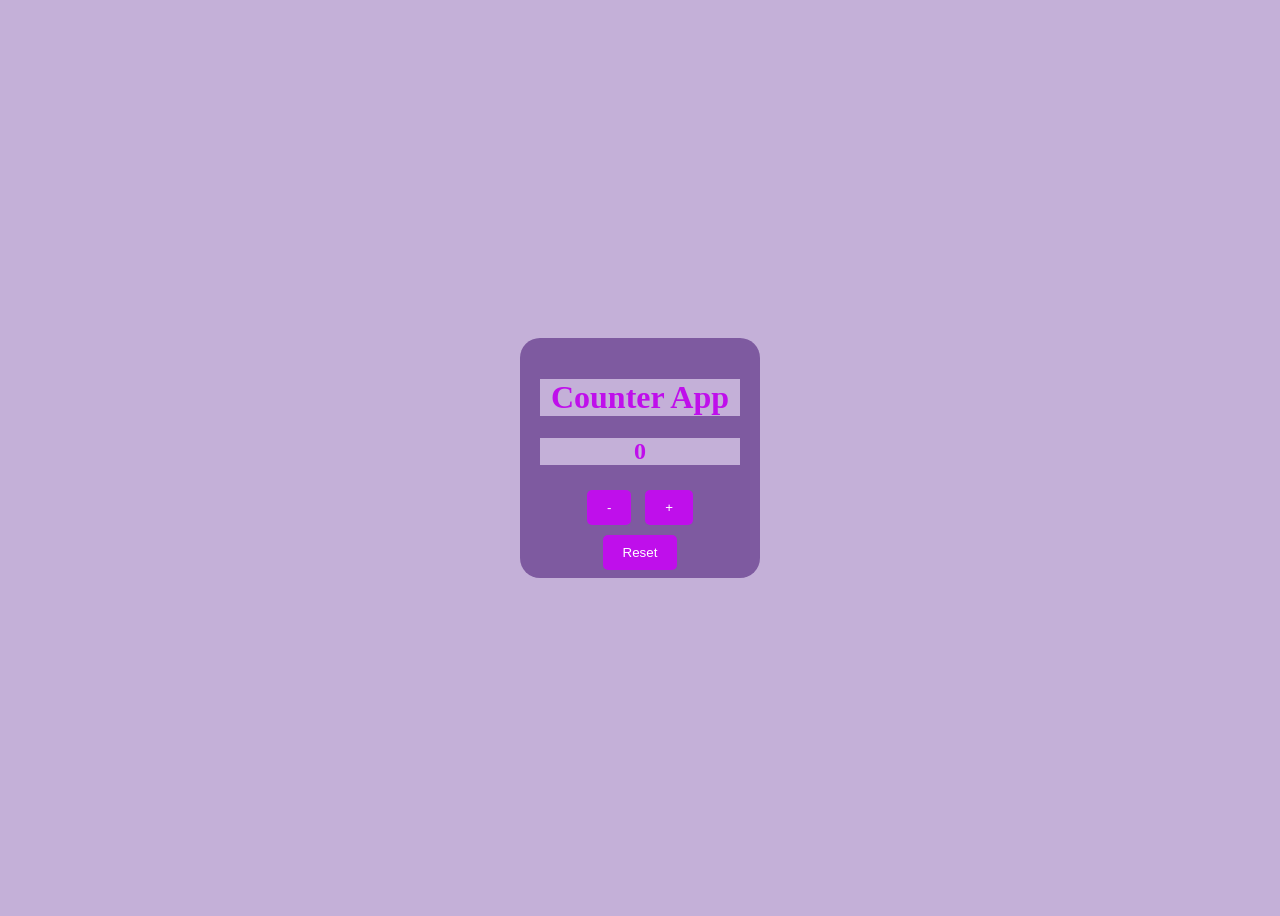
<file: counter app/index.html>
<!DOCTYPE html>
<html lang="en">
<head>
    <meta charset="UTF-8">
    <meta name="viewport" content="width=device-width, initial-scale=1.0">
    <title>counter</title>
    <link  rel="stylesheet "   href="style.css">

</head>
<body>
    <div class="container">

   <h1 id="a">Counter App</h1>
   
   <h2> <span id="count">0</span></h2>
    <button id="decrease">-</button>
    <button id="increase">+</button>
    <button id="reset">Reset</button>
    <script src="script.js"></script>
    </div>
</body>
</html>
</file>
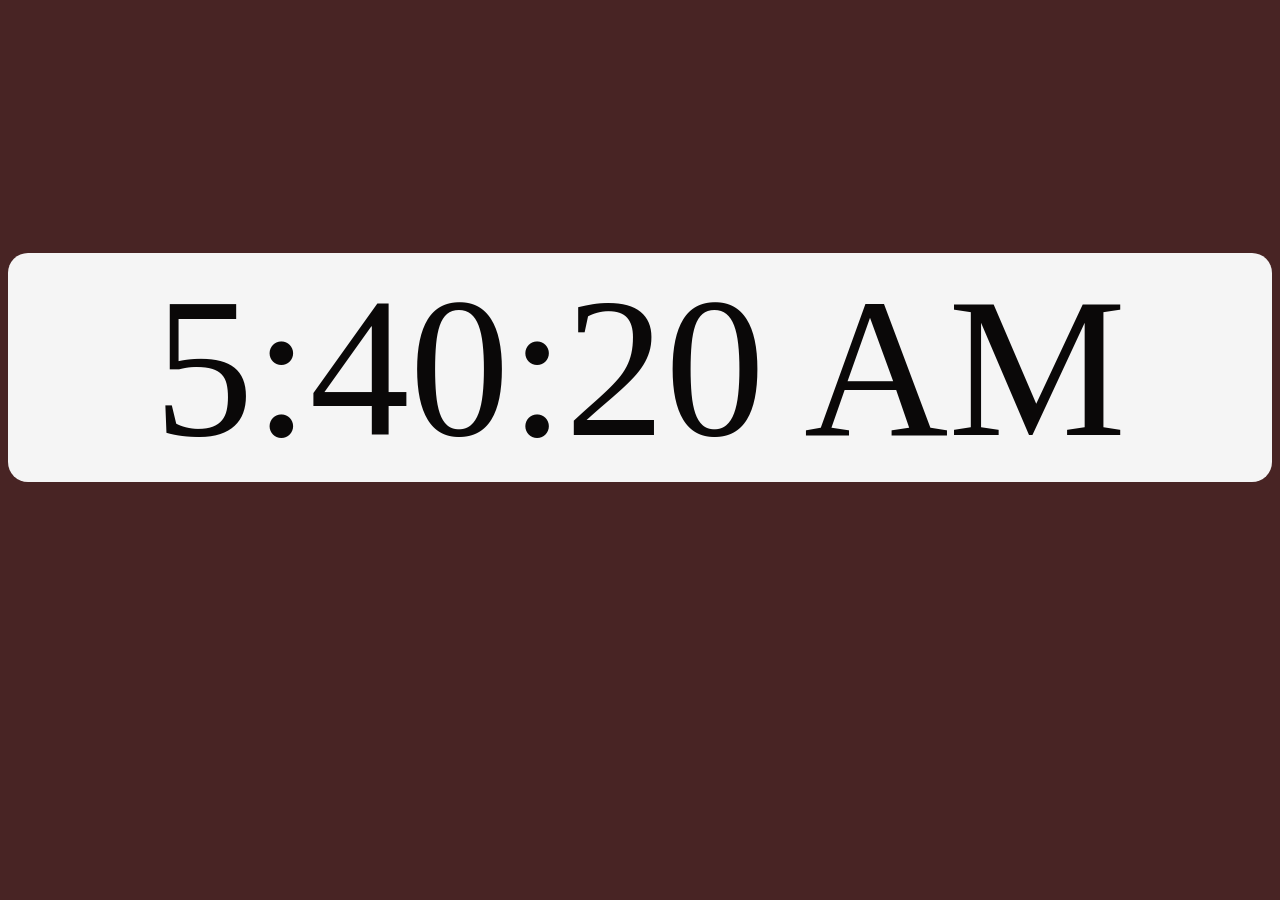
<file: Digital Clock/index.html>
<!DOCTYPE html>
<html lang="en">
<head>
    <meta charset="UTF-8">
    <meta name="viewport" content="width=device-width, initial-scale=1.0">
    <title>Clock</title>

    <link rel="stylesheet" href="style.css">
</head>

<body>

    <div id="clock"></div>

    <script src="script.js"></script>
</body>
</html>
</file>
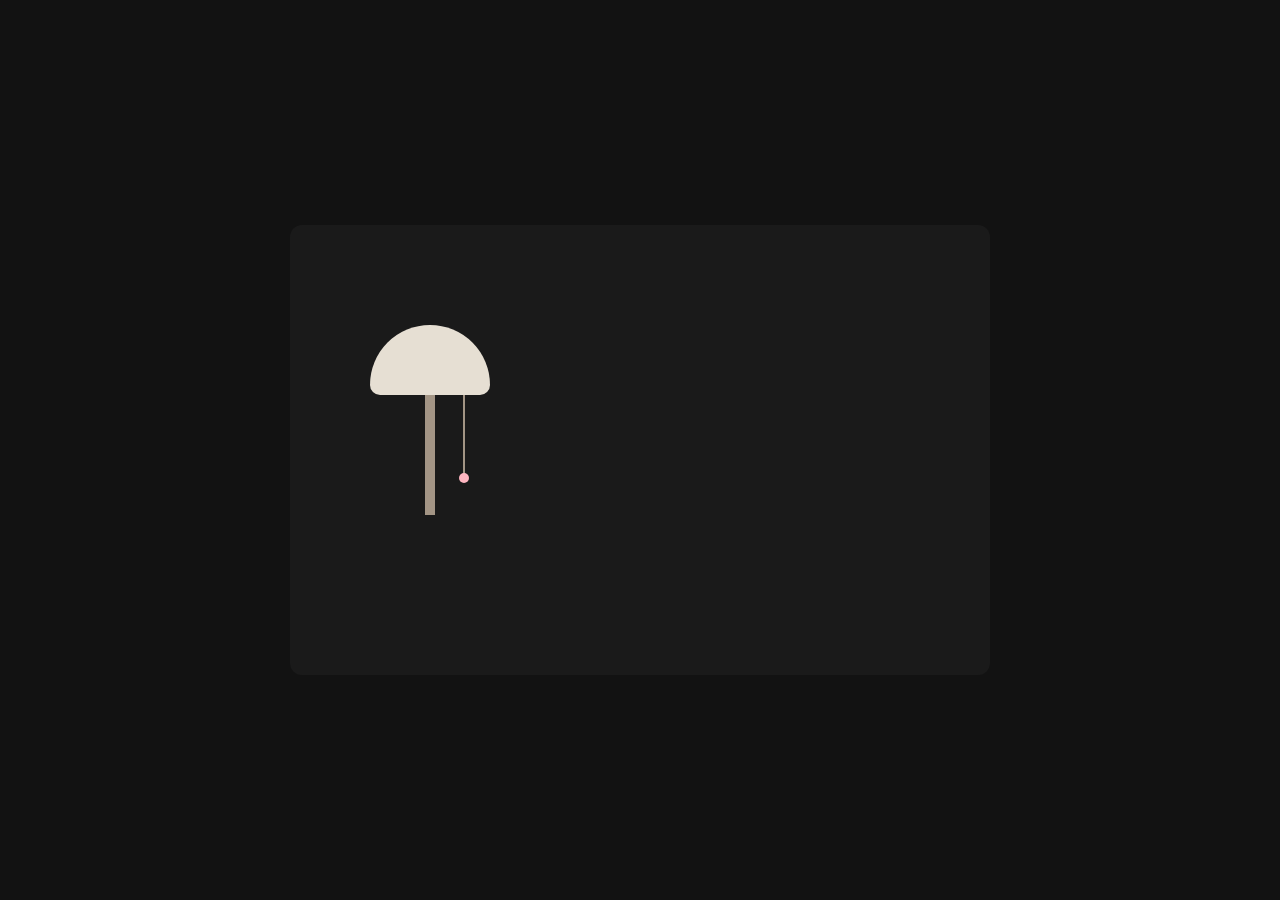
<file: first project built using HTML, CSS, and JavaScript/index.html>
<!DOCTYPE html>
<html lang="ar">
<head>
  <meta charset="UTF-8">
  <title>Lamp Login Form</title>
  <link rel="stylesheet" href="style.css">
</head>
<body>

  <div class="container" id="container">
    
    <div class="lamp-container">
      <div class="lamp-shade"></div>
      <div class="lamp-light" id="lampLight"></div>
      <div class="lamp-stand"></div>
     
      <div class="string" id="stringBtn">
        <div class="handle"></div>
      </div>
    </div>

    
    <div class="login-form" id="loginForm">
      <h2>Welcome</h2>
      <form onsubmit="return false;">
        <div class="form-group">
          <label>Username</label>
          <input type="text" placeholder="Enter name">
        </div>
        <div class="form-group">
          <label>Password</label>
          <input type="password" placeholder="Enter Password">
        </div>
        <button class="login-btn">Sign In</button>
      </form>
    </div>
  </div>

  <script src="script.js"></script>
</body>
</html>
</file>
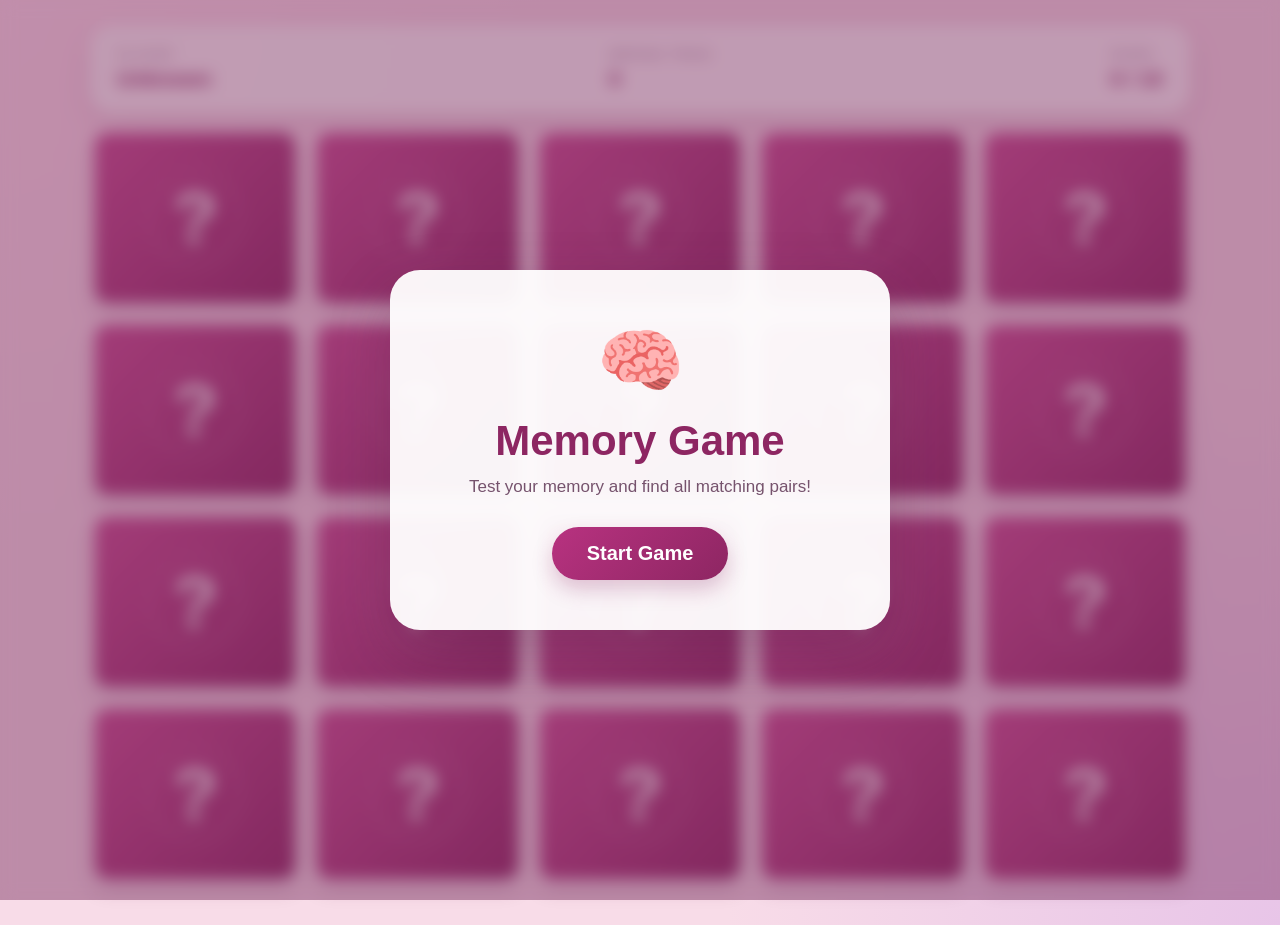
<file: memory game/index.html>
<!DOCTYPE html>
<html lang="en">

<head>
    <meta charset="UTF-8">
    <meta name="viewport" content="width=device-width, initial-scale=1.0">

    <link rel="stylesheet" href="style.css">

    <title>Memory Game</title>
</head>

<body>

    <!-- Start Screen -->
    <div class="control-buttons" id="startScreen">
        <div class="start-box">
            <div class="game-icon">🧠</div>

            <h1>Memory Game</h1>
            <p>Test your memory and find all matching pairs!</p>

            <button class="control-button" id="startButton">
                Start Game
            </button>
        </div>
    </div>


    <!-- Game Header -->
    <header class="game-header">

        <div class="player-info">
            <span class="label">Player</span>
            <span class="name">
                <span id="playerName">Unknown</span>
            </span>
        </div>

        <div class="score-info">
            <span class="label">Wrong Tries</span>
            <span class="tries" id="wrongTries">0</span>
        </div>

        <div class="pairs-info">
            <span class="label">Pairs</span>
            <span id="matchedPairs">0 / 10</span>
        </div>

    </header>


    <!-- Game -->
    <main class="memory-game-blocks">

        <!-- 1 -->
        <div class="game-block" data-tech="angular">
            <div class="face front">?</div>
            <div class="face back">
                <img src="image/لقطة شاشة 2026-09-05 163234.png" alt="Angular">
            </div>
        </div>

        <!-- 2 -->
        <div class="game-block" data-tech="angular">
            <div class="face front">?</div>
            <div class="face back">
                <img src="image/لقطة شاشة 2026-09-05 163234.png" alt="Angular">
            </div>
        </div>

        <!-- 3 -->
        <div class="game-block" data-tech="secend">
            <div class="face front">?</div>
            <div class="face back">
                <img src="image/لقطة شاشة 2026-09-05 164517.png" alt="Technology">
            </div>
        </div>

        <!-- 4 -->
        <div class="game-block" data-tech="secend">
            <div class="face front">?</div>
            <div class="face back">
                <img src="image/لقطة شاشة 2026-09-05 164517.png" alt="Technology">
            </div>
        </div>

        <!-- 5 -->
        <div class="game-block" data-tech="third">
            <div class="face front">?</div>
            <div class="face back">
                <img src="image/لقطة شاشة 2026-09-05 164216.png" alt="Technology">
            </div>
        </div>

        <!-- 6 -->
        <div class="game-block" data-tech="third">
            <div class="face front">?</div>
            <div class="face back">
                <img src="image/لقطة شاشة 2026-09-05 164216.png" alt="Technology">
            </div>
        </div>

        <!-- 7 -->
        <div class="game-block" data-tech="four">
            <div class="face front">?</div>
            <div class="face back">
                <img src="image/لقطة شاشة 2026-09-05 164523.png" alt="Technology">
            </div>
        </div>

        <!-- 8 -->
        <div class="game-block" data-tech="four">
            <div class="face front">?</div>
            <div class="face back">
                <img src="image/لقطة شاشة 2026-09-05 164523.png" alt="Technology">
            </div>
        </div>

        <!-- 9 -->
        <div class="game-block" data-tech="five">
            <div class="face front">?</div>
            <div class="face back">
                <img src="image/لقطة شاشة 2026-09-05 145534.png" alt="Technology">
            </div>
        </div>

        <!-- 10 -->
        <div class="game-block" data-tech="five">
            <div class="face front">?</div>
            <div class="face back">
                <img src="image/لقطة شاشة 2026-09-05 145534.png" alt="Technology">
            </div>
        </div>

        <!-- 11 -->
        <div class="game-block" data-tech="six">
            <div class="face front">?</div>
            <div class="face back">
                <img src="image/لقطة شاشة 2026-09-05 145546.png" alt="Technology">
            </div>
        </div>

        <!-- 12 -->
        <div class="game-block" data-tech="six">
            <div class="face front">?</div>
            <div class="face back">
                <img src="image/لقطة شاشة 2026-09-05 145546.png" alt="Technology">
            </div>
        </div>

        <!-- 13 -->
        <div class="game-block" data-tech="seven">
            <div class="face front">?</div>
            <div class="face back">
                <img src="image/لقطة شاشة 2026-09-05 145554.png" alt="Technology">
            </div>
        </div>

        <!-- 14 -->
        <div class="game-block" data-tech="seven">
            <div class="face front">?</div>
            <div class="face back">
                <img src="image/لقطة شاشة 2026-09-05 145554.png" alt="Technology">
            </div>
        </div>

        <!-- 15 -->
        <div class="game-block" data-tech="eight">
            <div class="face front">?</div>
            <div class="face back">
                <img src="image/لقطة شاشة 2026-09-05 165520.png" alt="Technology">
            </div>
        </div>

        <!-- 16 -->
        <div class="game-block" data-tech="eight">
            <div class="face front">?</div>
            <div class="face back">
                <img src="image/لقطة شاشة 2026-09-05 165520.png" alt="Technology">
            </div>
        </div>

        <!-- 17 -->
        <div class="game-block" data-tech="nine">
            <div class="face front">?</div>
            <div class="face back">
                <img src="image/لقطة شاشة 2026-09-05 163853.png" alt="Technology">
            </div>
        </div>

        <!-- 18 -->
        <div class="game-block" data-tech="nine">
            <div class="face front">?</div>
            <div class="face back">
                <img src="image/لقطة شاشة 2026-09-05 163853.png" alt="Technology">
            </div>
        </div>

        <!-- 19 -->
        <div class="game-block" data-tech="ten">
            <div class="face front">?</div>
            <div class="face back">
                <img src="image/لقطة شاشة 2026-09-05 144957.png" alt="Technology">
            </div>
        </div>

        <!-- 20 -->
        <div class="game-block" data-tech="ten">
            <div class="face front">?</div>
            <div class="face back">
                <img src="image/لقطة شاشة 2026-09-05 144957.png" alt="Technology">
            </div>
        </div>

    </main>


    <!-- Win Screen -->
    <div class="win-screen" id="winScreen">

        <div class="win-box">

            <div class="trophy">🏆</div>

            <h2>Congratulations!</h2>

            <p>
                Great job,
                <span id="winnerName">Player</span>!
            </p>

            <p class="final-score">
                Wrong tries:
                <strong id="finalTries">0</strong>
            </p>

            <button id="playAgain">
                Play Again
            </button>

        </div>

    </div>


    <script src="script.js"></script>

</body>

</html>
</file>
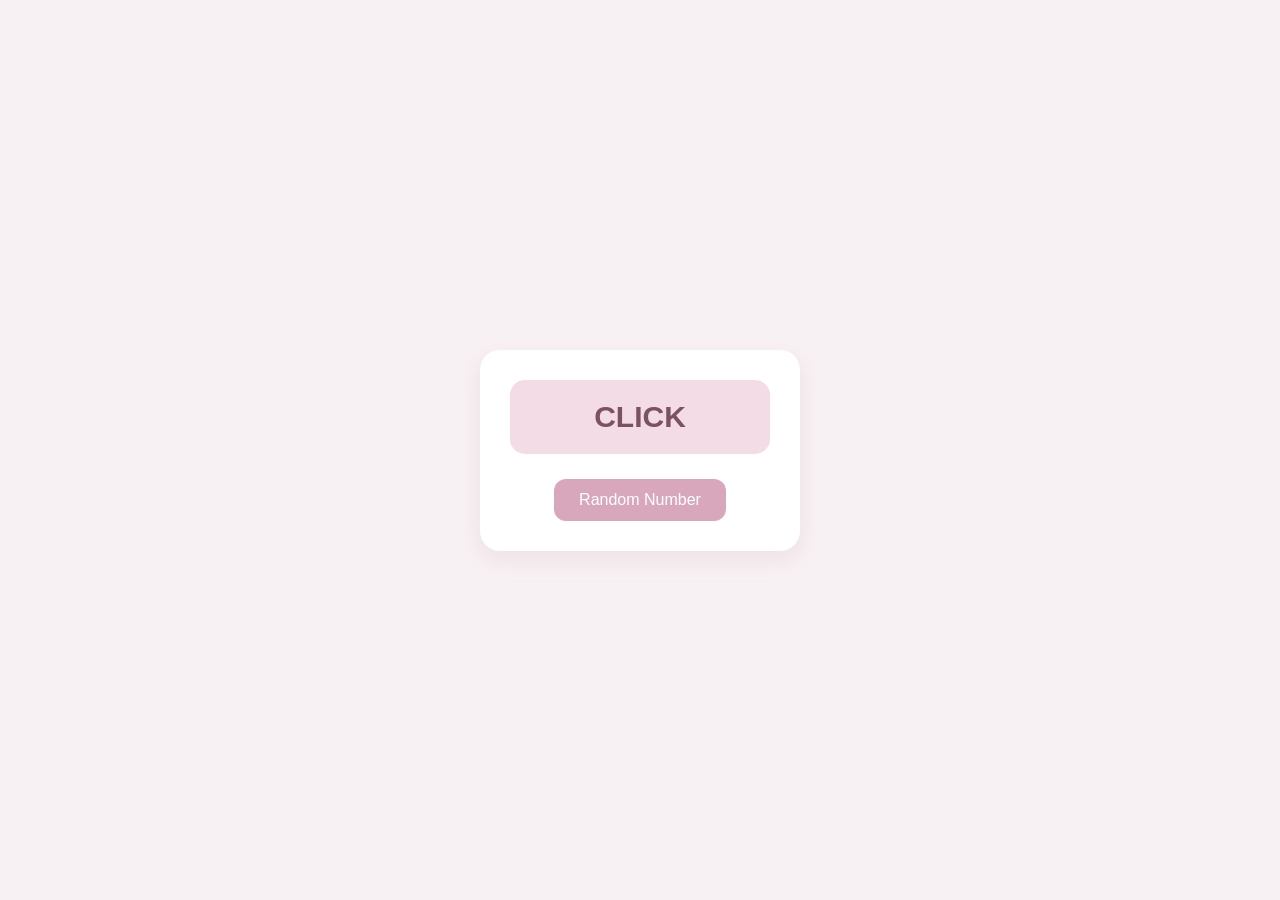
<file: Random Number Generator/index.html>
<!DOCTYPE html>
<html lang="en">
<head>
    <meta charset="UTF-8">
    <meta name="viewport" content="width=device-width, initial-scale=1.0">
    <title>Random Number</title>
    <link rel="stylesheet" href="style.css">
</head>

<body>

    <div class="random-number">
        <h1 id="click">Click</h1>
        <button id="button">Random Number</button>
    </div>

    <script src="script.js"></script>

</body>
</html>
</file>
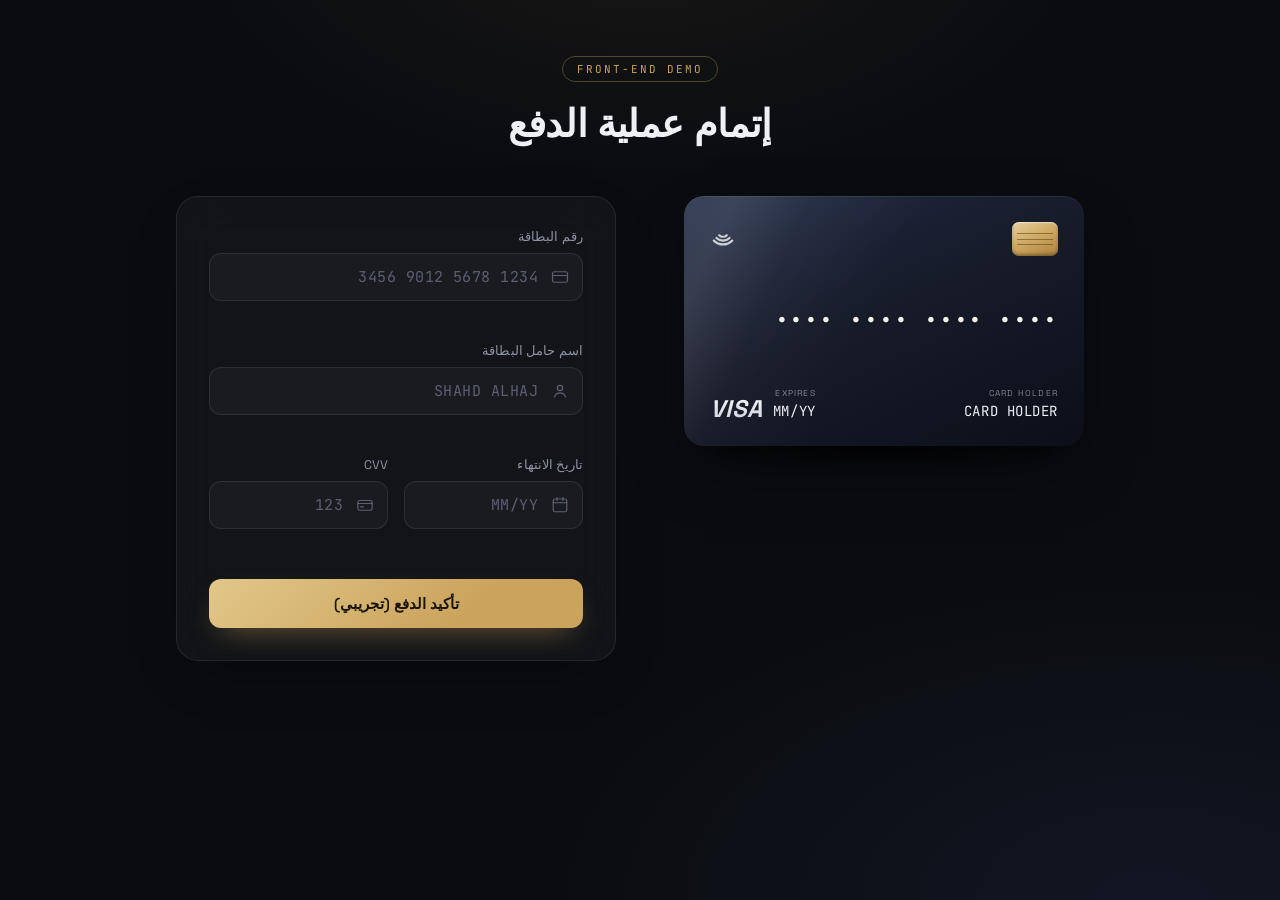
<file: project2/index (1).html>
<!DOCTYPE html>
<html lang="ar" dir="rtl">
<head>
<meta charset="UTF-8" />
<meta name="viewport" content="width=device-width, initial-scale=1.0" />
<title>Interactive 3D Credit Card — Demo</title>
<meta name="description" content="واجهة دفع تجريبية تعرض بطاقة ائتمان ثلاثية الأبعاد تفاعلية. لا يتم إرسال أو تخزين أي بيانات." />
<link rel="preconnect" href="https://fonts.googleapis.com" />
<link rel="preconnect" href="https://fonts.gstatic.com" crossorigin />
<link href="https://fonts.googleapis.com/css2?family=Space+Grotesk:wght@400;500;600;700&family=JetBrains+Mono:wght@400;500;600;700&display=swap" rel="stylesheet" />
<link rel="stylesheet" href="style.css" />
</head>
<body>

  

  <div class="page">

    <header class="page-header">
      <span class="page-eyebrow">Front-End Demo</span>
      <h1 class="page-title">إتمام عملية الدفع</h1>
      
    </header>

    <main class="paywall">

      <!-- ============ قسم البطاقة ثلاثية الأبعاد ============ -->
      <section class="card-stage" aria-hidden="false">
        <div class="card-scene" id="cardScene">
          <div class="card-3d" id="card3d">

            <!-- الوجه الأمامي -->
            <div class="card-face card-front">
              <div class="card-sheen"></div>
              <div class="card-face-top">
                <div class="card-chip" aria-hidden="true">
                  <div class="chip-line"></div>
                  <div class="chip-line"></div>
                  <div class="chip-line"></div>
                </div>
                <svg class="card-contactless" viewBox="0 0 24 24" aria-hidden="true">
                  <path d="M8.5 8.5a5 5 0 0 1 0 7" />
                  <path d="M11 6a8.5 8.5 0 0 1 0 12" />
                  <path d="M13.5 3.5a12 12 0 0 1 0 17" />
                </svg>
              </div>

              <div class="card-number" id="cardNumberDisplay" data-highlight="number">
                <span class="digit-group">••••</span>
                <span class="digit-group">••••</span>
                <span class="digit-group">••••</span>
                <span class="digit-group">••••</span>
              </div>

              <div class="card-face-bottom">
                <div class="card-holder-block" data-highlight="holder">
                  <span class="card-label">Card Holder</span>
                  <span class="card-value" id="cardHolderDisplay">CARD HOLDER</span>
                </div>
                <div class="card-expiry-block" data-highlight="expiry">
                  <span class="card-label">Expires</span>
                  <span class="card-value" id="cardExpiryDisplay">MM/YY</span>
                </div>
                <div class="card-brand" id="cardBrand">
                  <span class="visa-logo">VISA</span>
                </div>
              </div>
            </div>

            <!-- الوجه الخلفي -->
            <div class="card-face card-back">
              <div class="magnetic-stripe"></div>
              <div class="card-back-body">
                <div class="signature-strip">
                  <span class="signature-note">Authorized Signature</span>
                </div>
                <div class="cvv-box" data-highlight="cvv">
                  <span class="cvv-value" id="cardCvvDisplay">•••</span>
                </div>
              </div>
              <div class="card-back-footer">
                <span class="visa-logo visa-logo-back">VISA</span>
              </div>
            </div>

          </div>
        </div>
      </section>

      <!-- ============ نموذج الإدخال ============ -->
      <section class="form-panel" aria-label="نموذج بيانات البطاقة">
        <form id="paymentForm" novalidate>

          <div class="field">
            <label for="cardNumber">رقم البطاقة</label>
            <div class="input-wrap">
              <input
                type="text"
                id="cardNumber"
                name="cardNumber"
                inputmode="numeric"
                autocomplete="cc-number"
                placeholder="1234 5678 9012 3456"
                maxlength="19"
                aria-describedby="cardNumberError"
              />
              <svg class="input-icon" viewBox="0 0 24 24" aria-hidden="true">
                <rect x="2" y="5" width="20" height="14" rx="2.5"></rect>
                <line x1="2" y1="10" x2="22" y2="10"></line>
              </svg>
            </div>
            <span class="field-error" id="cardNumberError" role="alert"></span>
          </div>

          <div class="field">
            <label for="cardHolder">اسم حامل البطاقة</label>
            <div class="input-wrap">
              <input
                type="text"
                id="cardHolder"
                name="cardHolder"
                autocomplete="cc-name"
                placeholder="SHAHD ALHAJ"
                aria-describedby="cardHolderError"
              />
              <svg class="input-icon" viewBox="0 0 24 24" aria-hidden="true">
                <circle cx="12" cy="8" r="3.5"></circle>
                <path d="M4.5 20c1.5-4 5-5.5 7.5-5.5s6 1.5 7.5 5.5"></path>
              </svg>
            </div>
            <span class="field-error" id="cardHolderError" role="alert"></span>
          </div>

          <div class="field-row">
            <div class="field">
              <label for="cardExpiry">تاريخ الانتهاء</label>
              <div class="input-wrap">
                <input
                  type="text"
                  id="cardExpiry"
                  name="cardExpiry"
                  inputmode="numeric"
                  autocomplete="cc-exp"
                  placeholder="MM/YY"
                  maxlength="5"
                  aria-describedby="cardExpiryError"
                />
                <svg class="input-icon" viewBox="0 0 24 24" aria-hidden="true">
                  <rect x="3" y="4" width="18" height="17" rx="2.5"></rect>
                  <line x1="3" y1="9" x2="21" y2="9"></line>
                  <line x1="8" y1="2" x2="8" y2="6"></line>
                  <line x1="16" y1="2" x2="16" y2="6"></line>
                </svg>
              </div>
              <span class="field-error" id="cardExpiryError" role="alert"></span>
            </div>

            <div class="field">
              <label for="cardCvv">CVV</label>
              <div class="input-wrap">
                <input
                  type="text"
                  id="cardCvv"
                  name="cardCvv"
                  inputmode="numeric"
                  autocomplete="cc-csc"
                  placeholder="123"
                  maxlength="4"
                  aria-describedby="cardCvvError"
                />
                <svg class="input-icon" viewBox="0 0 24 24" aria-hidden="true">
                  <rect x="2.5" y="6" width="19" height="13" rx="2.5"></rect>
                  <path d="M2.5 10h19"></path>
                  <line x1="6" y1="14.5" x2="10" y2="14.5"></line>
                </svg>
              </div>
              <span class="field-error" id="cardCvvError" role="alert"></span>
            </div>
          </div>

          <button type="submit" class="submit-btn">
            <span>تأكيد الدفع (تجريبي)</span>
          </button>

        
        </form>
      </section>

    </main>
  </div>

<script src="script.js"></script>
</body>
</html>
</file>
<file: counter app/style.css>
body{
    display: flex;
    justify-content: center;
    align-items: center;
    height: 100vh;
    text-align: center;
}


*{
    background-color: rgb(196, 176, 216);
}
.container{
    background-color: rgb(126, 90, 160);
width: 200px;
height: 200px;
border-radius: 20px;
padding: 20px;
align-items: center;
left: 50%;
right: 50%;
align-items: center;
}
#a{
    
    color: rgb(191, 15, 235);
    text-align: center;
}
button{
    background-color: rgb(191, 15, 235);
    color: white;
    border: none;
    padding: 10px 20px;
    margin: 5px;
    border-radius: 5px;
    cursor: pointer;
}
#count{
    color: rgb(191, 15, 235);
    font-size: 24px;
    margin-bottom: 10px;
}
</file>
<file: Digital Clock/style.css>
body{
    background-color: #482424;
}
#clock{
    color: #0a0808;
    font-size: 200px;
    text-align: center;
    margin-top: 20%;
    display: flex;
    justify-content: center;
    align-items: center;
   
    width: 100%;
    border-radius: 20px;
    background-color: #f5f5f5;
}
</file>
<file: first project built using HTML, CSS, and JavaScript/style.css>
* {
  margin: 0;
  padding: 0;
  box-sizing: border-box;
  font-family: sans-serif;
}

body {
  background-color: #121212;
  display: flex;
  justify-content: center;
  align-items: center;
  min-height: 100vh;
  overflow: hidden;
}

.container {
  position: relative;
  width: 700px;
  height: 450px;
  background-color: #1a1a1a;
  border-radius: 12px;
  display: flex;
  align-items: center;
  justify-content: space-around;
  transition: background 0.5s ease;
}


.container.active {
  background: radial-gradient(circle at 30% 40%, #3a1c28 0%, #121212 90%);
}


.lamp-container {
  position: relative;
  width: 140px;
  height: 250px;
  display: flex;
  flex-direction: column;
  align-items: center;
}

.lamp-shade {
  width: 120px;
  height: 70px;
  background: #e6dfd3;
  border-radius: 60px 60px 10px 10px;
  z-index: 2;
  transition: background 0.3s, box-shadow 0.3s;
}


.container.active .lamp-shade {
  background: #ffe6f0;
  box-shadow: 0 0 30px #ff69b4;
}


.lamp-light {
  position: absolute;
  top: 60px;
  width: 250px;
  height: 300px;
  background: radial-gradient(ellipse at top, rgba(255, 105, 180, 0.5) 0%, rgba(0,0,0,0) 70%);
  opacity: 0;
  pointer-events: none;
  transition: opacity 0.5s ease;
  z-index: 1;
}

.container.active .lamp-light {
  opacity: 1;
}

.lamp-stand {
  width: 10px;
  height: 120px;
  background: #a39585;
}


.string {
  position: absolute;
  top: 70px;
  right: 35px;
  width: 2px;
  height: 80px;
  background: #a39585;
  cursor: pointer;
  transition: transform 0.15s ease;
  z-index: 3;
}

.string .handle {
  position: absolute;
  bottom: -8px;
  left: -4px;
  width: 10px;
  height: 10px;
  background: #ffb6c1;
  border-radius: 50%;
}


.login-form {
  width: 280px;
  padding: 30px;
  background: rgba(255, 255, 255, 0.05);
  border: 1px solid rgba(255, 105, 180, 0.2);
  border-radius: 16px;
  backdrop-filter: blur(5px);
  color: #fff;
  
 
  opacity: 0;
  visibility: hidden;
  pointer-events: none;
  transform: translateY(20px);
  transition: all 0.5s ease;
}


.container.active .login-form {
  opacity: 1;
  visibility: visible;
  pointer-events: auto;
  transform: translateY(0);
  box-shadow: 0 8px 32px 0 rgba(255, 105, 180, 0.2);
}

.login-form h2 {
  margin-bottom: 20px;
  text-align: center;
  color: #ffb6c1;
}

.form-group {
  margin-bottom: 15px;
}

.form-group label {
  display: block;
  font-size: 12px;
  margin-bottom: 5px;
  color: #ddd;
}

.form-group input {
  width: 100%;
  padding: 8px 12px;
  background: rgba(255, 255, 255, 0.1);
  border: 1px solid rgba(255, 105, 180, 0.3);
  border-radius: 6px;
  color: #fff;
  outline: none;
}

.form-group input:focus {
  border-color: #ff69b4;
}


.login-btn {
  width: 100%;
  padding: 10px;
  background: linear-gradient(90deg, #ff69b4, #ffb6c1);
  border: none;
  border-radius: 6px;
  color: #fff;
  font-weight: bold;
  cursor: pointer;
  margin-top: 10px;
  transition: opacity 0.2s;
}

.login-btn:hover {
  opacity: 0.9;
}
</file>
<file: memory game/style.css>
* {
    box-sizing: border-box;
    margin: 0;
    padding: 0;
}

body {
    font-family: Arial, Helvetica, sans-serif;
    min-height: 100vh;

    background:
        radial-gradient(circle at top left, #ffe1ed, transparent 35%),
        radial-gradient(circle at bottom right, #e8c5e8, transparent 35%),
        #f8dce8;

    color: #4b2545;
}


/* =========================
   START SCREEN
========================= */

.control-buttons {
    position: fixed;
    inset: 0;

    background: rgba(117, 42, 91, 0.45);
    backdrop-filter: blur(8px);

    display: flex;
    justify-content: center;
    align-items: center;

    z-index: 100;
}

.start-box {
    width: min(90%, 500px);

    padding: 50px 35px;

    text-align: center;

    background: rgba(255, 255, 255, 0.95);

    border-radius: 30px;

    box-shadow:
        0 25px 60px rgba(91, 35, 76, 0.25);

    animation: popUp 0.5s ease;
}

.game-icon {
    font-size: 70px;
    margin-bottom: 15px;
}

.start-box h1 {
    font-size: 42px;
    color: #8d2662;
    margin-bottom: 12px;
}

.start-box p {
    color: #76536d;
    font-size: 17px;
    margin-bottom: 30px;
}

.control-button,
#playAgain {
    border: none;

    padding: 15px 35px;

    border-radius: 50px;

    background: linear-gradient(
        135deg,
        #b83280,
        #8d2662
    );

    color: white;

    font-size: 20px;
    font-weight: bold;

    cursor: pointer;

    box-shadow:
        0 10px 20px rgba(141, 38, 98, 0.25);

    transition: 0.3s;
}

.control-button:hover,
#playAgain:hover {
    transform: translateY(-3px);
    box-shadow:
        0 15px 25px rgba(141, 38, 98, 0.35);
}


/* =========================
   HEADER
========================= */

.game-header {
    width: min(1100px, 94%);

    margin: 25px auto 15px;

    padding: 20px 25px;

    background: rgba(255, 255, 255, 0.8);

    border: 2px solid rgba(255, 255, 255, 0.7);

    border-radius: 22px;

    box-shadow:
        0 10px 30px rgba(91, 35, 76, 0.12);

    display: flex;

    justify-content: space-between;
    align-items: center;

    gap: 15px;
}

.game-header > div {
    display: flex;
    flex-direction: column;
    gap: 5px;
}

.label {
    font-size: 13px;
    text-transform: uppercase;
    letter-spacing: 1px;
    color: #98728e;
}

.name,
.tries,
#matchedPairs {
    font-size: 21px;
    font-weight: bold;
    color: #8d2662;
}


/* =========================
   GAME
========================= */

.memory-game-blocks {
    width: min(1100px, 94%);

    margin: 0 auto 30px;

    display: grid;

    grid-template-columns: repeat(5, 1fr);

    gap: 12px;

    perspective: 1000px;
}

.game-block {
    height: 180px;

    position: relative;

    cursor: pointer;

    transform-style: preserve-3d;

    transition:
        transform 0.5s ease,
        scale 0.2s ease;
}

.game-block:hover {
    scale: 1.03;
}

.game-block .face {
    position: absolute;

    width: 100%;
    height: 100%;

    display: flex;

    justify-content: center;
    align-items: center;

    border-radius: 18px;

    backface-visibility: hidden;

    -webkit-backface-visibility: hidden;

    box-shadow:
        0 8px 18px rgba(91, 35, 76, 0.15);

    overflow: hidden;
}


/* Front */

.game-block .front {
    background:
        linear-gradient(
            135deg,
            #c94c91,
            #8d2662
        );

    border: 4px solid #fff;

    font-size: 75px;

    font-weight: bold;

    color: rgba(255, 255, 255, 0.9);

    text-shadow:
        0 3px 5px rgba(0, 0, 0, 0.15);
}

.game-block .front::before {
    content: "";
    position: absolute;

    width: 90px;
    height: 90px;

    border-radius: 50%;

    border: 2px solid rgba(255,255,255,0.2);
}


/* Back */

.game-block .back {
    background: #fff7fb;

    border: 4px solid #d98bb5;

    transform: rotateY(180deg);
}

.game-block .back img {
    width: 78%;
    height: 78%;

    object-fit: contain;

    border-radius: 12px;
}


/* Flipped */

.game-block.is-flipped {
    transform: rotateY(180deg);
}


/* Matched */

.game-block.is-matched {
    transform: rotateY(180deg);

    cursor: default;

    animation: matched 0.5s ease;
}

.game-block.is-matched .back {
    border-color: #65b891;
    background: #f0fff8;
}


/* Wrong */

.game-block.is-wrong {
    animation: shake 0.4s ease;
}


/* =========================
   WIN SCREEN
========================= */

.win-screen {
    position: fixed;

    inset: 0;

    background: rgba(91, 35, 76, 0.5);

    backdrop-filter: blur(8px);

    display: none;

    justify-content: center;
    align-items: center;

    z-index: 200;
}

.win-screen.show {
    display: flex;
}

.win-box {
    width: min(90%, 500px);

    padding: 45px 30px;

    text-align: center;

    background: white;

    border-radius: 30px;

    box-shadow:
        0 30px 70px rgba(0, 0, 0, 0.25);

    animation: popUp 0.5s ease;
}

.trophy {
    font-size: 75px;

    animation: bounce 1s infinite;
}

.win-box h2 {
    font-size: 38px;

    color: #8d2662;

    margin: 15px 0;
}

.win-box p {
    color: #76536d;

    font-size: 18px;

    margin-bottom: 12px;
}

#finalTries {
    color: #b83280;
}

.final-score {
    margin-bottom: 25px !important;
}


/* =========================
   ANIMATIONS
========================= */

@keyframes popUp {
    from {
        opacity: 0;
        transform: scale(0.8);
    }

    to {
        opacity: 1;
        transform: scale(1);
    }
}

@keyframes matched {
    0% {
        scale: 1;
    }

    50% {
        scale: 1.08;
    }

    100% {
        scale: 1;
    }
}

@keyframes shake {
    0%, 100% {
        transform: translateX(0);
    }

    25% {
        transform: translateX(-8px);
    }

    50% {
        transform: translateX(8px);
    }

    75% {
        transform: translateX(-5px);
    }
}

@keyframes bounce {
    0%, 100% {
        transform: translateY(0);
    }

    50% {
        transform: translateY(-12px);
    }
}


/* =========================
   RESPONSIVE
========================= */

@media (max-width: 900px) {

    .memory-game-blocks {
        grid-template-columns: repeat(4, 1fr);
    }

    .game-block {
        height: 170px;
    }
}


@media (max-width: 650px) {

    .game-header {
        padding: 15px;

        flex-wrap: wrap;

        justify-content: center;

        text-align: center;
    }

    .game-header > div {
        width: 30%;
        align-items: center;
    }

    .name,
    .tries,
    #matchedPairs {
        font-size: 16px;
    }

    .memory-game-blocks {
        grid-template-columns: repeat(3, 1fr);

        gap: 8px;
    }

    .game-block {
        height: 130px;
    }

    .game-block .front {
        font-size: 50px;
    }

    .start-box h1 {
        font-size: 34px;
    }
}


@media (max-width: 400px) {

    .memory-game-blocks {
        grid-template-columns: repeat(2, 1fr);
    }

    .game-block {
        height: 150px;
    }
}
</file>
<file: Random Number Generator/style.css>
* {
    box-sizing: border-box;
}

body {
    background-color: #f8f1f4;
    font-family: Arial, sans-serif;

    display: flex;
    justify-content: center;
    align-items: center;

    min-height: 100vh;
    margin: 0;
}

.random-number {
    background-color: #ffffff;

    width: 320px;
    padding: 30px;

    text-align: center;

    border-radius: 20px;
    box-shadow: 0 8px 25px rgba(180, 130, 150, 0.15);
}

#click {
    background-color: #f3dce5;
    color: #7a5263;

    width: 100%;
    padding: 20px 10px;

    margin: 0 0 25px;

    border-radius: 15px;

    font-size: 30px;
    text-transform: uppercase;
}

#button {
    background-color: #d9a7bc;
    color: white;

    border: none;
    border-radius: 12px;

    padding: 12px 25px;

    font-size: 16px;
    cursor: pointer;

    transition: 0.3s;
}

#button:hover {
    background-color: #c88fa8;
    transform: translateY(-2px);
}
</file>
<file: project2/style.css>
/* ============================================================
   DESIGN TOKENS
   لوحة داكنة "فولاذ وذهب" — بطاقة معدنية مطفوة على خلفية غرافيت،
   بلا تدرجات نيون مبتذلة، مع نبرة بصرية هادئة وفاخرة.
   ============================================================ */
:root {
  /* الألوان */
  --bg-base: #0a0c10;
  --bg-vignette: #12141a;
  --panel-bg: rgba(255, 255, 255, 0.035);
  --panel-border: rgba(255, 255, 255, 0.09);
  --panel-border-focus: rgba(203, 163, 92, 0.55);

  --text-primary: #eef0f4;
  --text-secondary: #8d93a3;
  --text-muted: #5b6072;

  --gold: #cba35c;
  --gold-soft: #e2c789;
  --error: #e5697a;
  --success: #6fcf97;

  /* البطاقة */
  --card-navy-1: #171c2b;
  --card-navy-2: #212a45;
  --card-navy-3: #0c0f18;
  --card-line: rgba(255, 255, 255, 0.14);

  /* الطباعة */
  --font-display: "Space Grotesk", "Segoe UI", sans-serif;
  --font-mono: "JetBrains Mono", "Courier New", monospace;

  /* الأبعاد */
  --card-w: 400px;
  --card-h: 250px;
  --radius-card: 20px;
  --radius-panel: 22px;
  --radius-field: 12px;

  color-scheme: dark;
}

/* ============================================================
   RESET
   ============================================================ */
* {
  box-sizing: border-box;
}

html,
body {
  margin: 0;
  padding: 0;
}

body {
  min-height: 100vh;
  background:
    radial-gradient(ellipse 60% 50% at 50% -10%, rgba(203, 163, 92, 0.08), transparent 60%),
    radial-gradient(ellipse 80% 60% at 90% 100%, rgba(33, 42, 69, 0.35), transparent 60%),
    var(--bg-base);
  color: var(--text-primary);
  font-family: var(--font-display);
  -webkit-font-smoothing: antialiased;
  overflow-x: hidden;
}

@media (prefers-reduced-motion: reduce) {
  *,
  *::before,
  *::after {
    animation-duration: 0.001ms !important;
    transition-duration: 0.001ms !important;
  }
}

/* ============================================================
   LAYOUT
   ============================================================ */
.page {
  max-width: 1080px;
  margin: 0 auto;
  padding: 56px 24px 80px;
}

.page-header {
  text-align: center;
  margin-bottom: 48px;
}

.page-eyebrow {
  display: inline-block;
  font-family: var(--font-mono);
  font-size: 11px;
  letter-spacing: 0.18em;
  text-transform: uppercase;
  color: var(--gold);
  border: 1px solid rgba(203, 163, 92, 0.35);
  border-radius: 999px;
  padding: 5px 14px;
  margin-bottom: 18px;
}

.page-title {
  font-size: clamp(28px, 4vw, 38px);
  font-weight: 600;
  margin: 0 0 8px;
  letter-spacing: -0.01em;
}

.page-subtitle {
  color: var(--text-secondary);
  font-size: 15px;
  margin: 0;
}

.paywall {
  display: grid;
  grid-template-columns: minmax(280px, 440px) minmax(320px, 440px);
  gap: 48px;
  align-items: start;
  justify-content: center;
}

@media (max-width: 860px) {
  .paywall {
    grid-template-columns: 1fr;
    justify-items: center;
    gap: 36px;
  }
}

/* ============================================================
   CARD STAGE — منظور ثلاثي الأبعاد
   ============================================================ */
.card-stage {
  position: sticky;
  top: 48px;
  width: 100%;
  display: flex;
  justify-content: center;
}

@media (max-width: 860px) {
  .card-stage {
    position: static;
  }
}

.card-scene {
  width: var(--card-w);
  max-width: 100%;
  aspect-ratio: 400 / 250;
  perspective: 1400px;
}

.card-3d {
  position: relative;
  width: 100%;
  height: 100%;
  transform-style: preserve-3d;
  transition: transform 0.7s cubic-bezier(0.23, 1, 0.32, 1);
  will-change: transform;
}

.card-3d.is-flipped {
  transform: rotateY(180deg);
}

/* عند حركة الفأرة نُضيف tilt عبر متغيرات CSS مُحدَّثة من JS */
.card-scene:hover .card-3d:not(.is-flipped) {
  transform: rotateX(var(--tilt-x, 0deg)) rotateY(var(--tilt-y, 0deg));
}

.card-scene:hover .card-3d.is-flipped {
  transform: rotateY(calc(180deg + var(--tilt-y, 0deg))) rotateX(var(--tilt-x, 0deg));
}

.card-face {
  position: absolute;
  inset: 0;
  border-radius: var(--radius-card);
  backface-visibility: hidden;
  -webkit-backface-visibility: hidden;
  overflow: hidden;
  box-shadow:
    0 30px 60px -20px rgba(0, 0, 0, 0.65),
    0 10px 25px -12px rgba(0, 0, 0, 0.5),
    inset 0 1px 0 rgba(255, 255, 255, 0.08);
  color: #eef0f4;
}

/* الوجه الأمامي */
.card-front {
  background:
    linear-gradient(135deg, rgba(255, 255, 255, 0.06), transparent 40%),
    linear-gradient(155deg, var(--card-navy-2) 0%, var(--card-navy-1) 45%, var(--card-navy-3) 100%);
  padding: 26px 26px 22px;
  display: flex;
  flex-direction: column;
  justify-content: space-between;
}

.card-sheen {
  position: absolute;
  inset: -40% -20%;
  background: linear-gradient(
    115deg,
    transparent 30%,
    rgba(255, 255, 255, 0.09) 45%,
    rgba(255, 255, 255, 0.02) 55%,
    transparent 70%
  );
  transform: translateX(var(--sheen-x, -30%));
  transition: transform 0.4s ease;
  pointer-events: none;
}

.card-face-top {
  display: flex;
  align-items: flex-start;
  justify-content: space-between;
}

.card-chip {
  width: 46px;
  height: 34px;
  border-radius: 7px;
  background: linear-gradient(155deg, #e7cf9c, var(--gold) 55%, #a9803f);
  position: relative;
  display: flex;
  flex-direction: column;
  justify-content: space-evenly;
  padding: 6px 5px;
  box-shadow: inset 0 1px 1px rgba(255, 255, 255, 0.5), inset 0 -2px 3px rgba(0, 0, 0, 0.3);
}

.chip-line {
  height: 1px;
  background: rgba(90, 64, 20, 0.55);
  width: 100%;
}

.card-contactless {
  width: 26px;
  height: 26px;
  fill: none;
  stroke: rgba(255, 255, 255, 0.75);
  stroke-width: 2;
  stroke-linecap: round;
  transform: rotate(90deg);
  margin-top: 4px;
}

.card-number {
  font-family: var(--font-mono);
  font-size: clamp(19px, 5vw, 23px);
  letter-spacing: 0.04em;
  display: flex;
  gap: 14px;
  color: #f4f1ea;
  text-shadow: 0 1px 2px rgba(0, 0, 0, 0.4);
  border-radius: 8px;
  padding: 4px 6px;
  margin: 0 -6px;
  transition: background 0.3s ease, box-shadow 0.3s ease;
}

.digit-group {
  min-width: 2.1ch;
}

.card-face-bottom {
  display: flex;
  align-items: flex-end;
  justify-content: space-between;
  gap: 10px;
}

.card-holder-block,
.card-expiry-block {
  display: flex;
  flex-direction: column;
  gap: 4px;
  border-radius: 8px;
  padding: 4px 6px;
  margin: 0 -6px;
  transition: background 0.3s ease, box-shadow 0.3s ease;
  min-width: 0;
}

.card-holder-block {
  flex: 1 1 auto;
  overflow: hidden;
}

.card-label {
  font-size: 8.5px;
  letter-spacing: 0.14em;
  text-transform: uppercase;
  color: rgba(238, 240, 244, 0.5);
}

.card-value {
  font-family: var(--font-mono);
  font-size: 14px;
  letter-spacing: 0.04em;
  white-space: nowrap;
  overflow: hidden;
  text-overflow: ellipsis;
}

#cardHolderDisplay {
  display: block;
  max-width: 100%;
}

.card-brand {
  flex-shrink: 0;
}

.visa-logo {
  font-family: var(--font-display);
  font-style: italic;
  font-weight: 700;
  font-size: 24px;
  letter-spacing: 0.02em;
  background: linear-gradient(180deg, #ffffff, #c7cbd6);
  -webkit-background-clip: text;
  background-clip: text;
  color: transparent;
}

/* هالة تظهر عند تركيز حقل مطابق على العنصر المقابل بالبطاقة */
.highlighted {
  background: rgba(203, 163, 92, 0.14) !important;
  box-shadow: 0 0 0 1px rgba(203, 163, 92, 0.4) !important;
}

/* الوجه الخلفي */
.card-back {
  transform: rotateY(180deg);
  background: linear-gradient(155deg, var(--card-navy-2) 0%, var(--card-navy-1) 50%, var(--card-navy-3) 100%);
  display: flex;
  flex-direction: column;
}

.magnetic-stripe {
  margin-top: 22px;
  height: 42px;
  width: 100%;
  background: repeating-linear-gradient(180deg, #0c0c0e 0px, #16171b 2px, #0c0c0e 4px);
}

.card-back-body {
  flex: 1;
  display: flex;
  align-items: center;
  gap: 12px;
  padding: 22px 24px 0;
}

.signature-strip {
  flex: 1;
  height: 36px;
  border-radius: 4px;
  background: repeating-linear-gradient(
      115deg,
      rgba(255, 255, 255, 0.85),
      rgba(255, 255, 255, 0.85) 2px,
      transparent 2px,
      transparent 5px
    ),
    #ece7dc;
  display: flex;
  align-items: center;
  padding-right: 10px;
  justify-content: flex-end;
}

.signature-note {
  font-family: var(--font-mono);
  font-size: 8px;
  color: #6b6555;
  background: rgba(255, 255, 255, 0.6);
  padding: 1px 4px;
  border-radius: 2px;
}

.cvv-box {
  flex-shrink: 0;
  background: #f4f1ea;
  border-radius: 5px;
  padding: 7px 12px;
  min-width: 54px;
  text-align: center;
  transition: box-shadow 0.3s ease;
}

.cvv-value {
  font-family: var(--font-mono);
  font-size: 14px;
  letter-spacing: 0.12em;
  color: #23262e;
  font-style: italic;
}

.card-back-footer {
  padding: 14px 24px 18px;
  display: flex;
  justify-content: flex-end;
}

.visa-logo-back {
  font-size: 18px;
  opacity: 0.85;
}

/* ظل ديناميكي أسفل البطاقة يتفاعل مع الإمالة */
.card-scene {
  position: relative;
}
.card-scene::after {
  content: "";
  position: absolute;
  left: 8%;
  right: 8%;
  bottom: -18px;
  height: 30px;
  background: radial-gradient(ellipse at center, rgba(0, 0, 0, 0.55), transparent 72%);
  filter: blur(4px);
  transform: translateX(calc(var(--tilt-y, 0deg) * -1.2px));
  transition: transform 0.4s ease;
  z-index: -1;
}

/* ============================================================
   FORM PANEL
   ============================================================ */
.form-panel {
  width: 100%;
  background: var(--panel-bg);
  border: 1px solid var(--panel-border);
  border-radius: var(--radius-panel);
  padding: 32px;
  backdrop-filter: blur(20px);
  box-shadow: 0 20px 50px -25px rgba(0, 0, 0, 0.6);
}

@media (max-width: 480px) {
  .form-panel {
    padding: 24px 18px;
  }
}

.field {
  margin-bottom: 20px;
}

.field-row {
  display: grid;
  grid-template-columns: 1fr 1fr;
  gap: 16px;
}

label {
  display: block;
  font-size: 12.5px;
  color: var(--text-secondary);
  margin-bottom: 8px;
  letter-spacing: 0.01em;
}

.input-wrap {
  position: relative;
}

input {
  width: 100%;
  background: rgba(255, 255, 255, 0.03);
  border: 1px solid var(--panel-border);
  border-radius: var(--radius-field);
  color: var(--text-primary);
  font-family: var(--font-mono);
  font-size: 15px;
  padding: 13px 44px 13px 14px;
  outline: none;
  transition: border-color 0.25s ease, box-shadow 0.25s ease, background 0.25s ease;
}

[dir="rtl"] input {
  padding: 13px 44px 13px 14px;
}

input::placeholder {
  color: var(--text-muted);
  font-family: var(--font-mono);
  letter-spacing: 0.03em;
}

input:hover {
  border-color: rgba(255, 255, 255, 0.18);
}

input:focus {
  border-color: var(--panel-border-focus);
  background: rgba(203, 163, 92, 0.05);
  box-shadow: 0 0 0 3px rgba(203, 163, 92, 0.14);
}

input.invalid {
  border-color: var(--error);
}

input.invalid:focus {
  box-shadow: 0 0 0 3px rgba(229, 105, 122, 0.16);
}

.input-icon {
  position: absolute;
  right: 14px;
  top: 50%;
  transform: translateY(-50%);
  width: 18px;
  height: 18px;
  fill: none;
  stroke: var(--text-muted);
  stroke-width: 1.6;
  stroke-linecap: round;
  stroke-linejoin: round;
  pointer-events: none;
  transition: stroke 0.25s ease;
}

.input-wrap:focus-within .input-icon {
  stroke: var(--gold);
}

.field-error {
  display: block;
  min-height: 16px;
  font-size: 12px;
  color: var(--error);
  margin-top: 6px;
}

.submit-btn {
  width: 100%;
  margin-top: 8px;
  padding: 15px 20px;
  border: none;
  border-radius: var(--radius-field);
  background: linear-gradient(135deg, var(--gold-soft), var(--gold) 70%);
  color: #1a1508;
  font-family: var(--font-display);
  font-weight: 600;
  font-size: 15px;
  cursor: pointer;
  transition: transform 0.2s ease, box-shadow 0.2s ease, filter 0.2s ease;
  box-shadow: 0 12px 30px -12px rgba(203, 163, 92, 0.55);
}

.submit-btn:hover {
  transform: translateY(-2px);
  filter: brightness(1.05);
}

.submit-btn:active {
  transform: translateY(0);
}

.submit-btn:focus-visible {
  outline: 2px solid var(--gold-soft);
  outline-offset: 3px;
}

.form-note {
  display: flex;
  align-items: center;
  gap: 8px;
  font-size: 12px;
  color: var(--text-muted);
  margin: 16px 0 0;
  line-height: 1.5;
}

.form-note svg {
  width: 15px;
  height: 15px;
  flex-shrink: 0;
  fill: none;
  stroke: var(--text-muted);
  stroke-width: 1.6;
  stroke-linejoin: round;
}

/* focus-visible عام لإمكانية الوصول بلوحة المفاتيح */
input:focus-visible {
  outline: none;
}

/* ============================================================
   MOBILE — تصغير البطاقة تلقائيًا، بلا Overflow أفقي
   ============================================================ */
@media (max-width: 480px) {
  :root {
    --card-w: 320px;
  }
  .page {
    padding: 36px 16px 60px;
  }
  .card-number {
    font-size: 17px;
    gap: 9px;
  }
}
</file>
